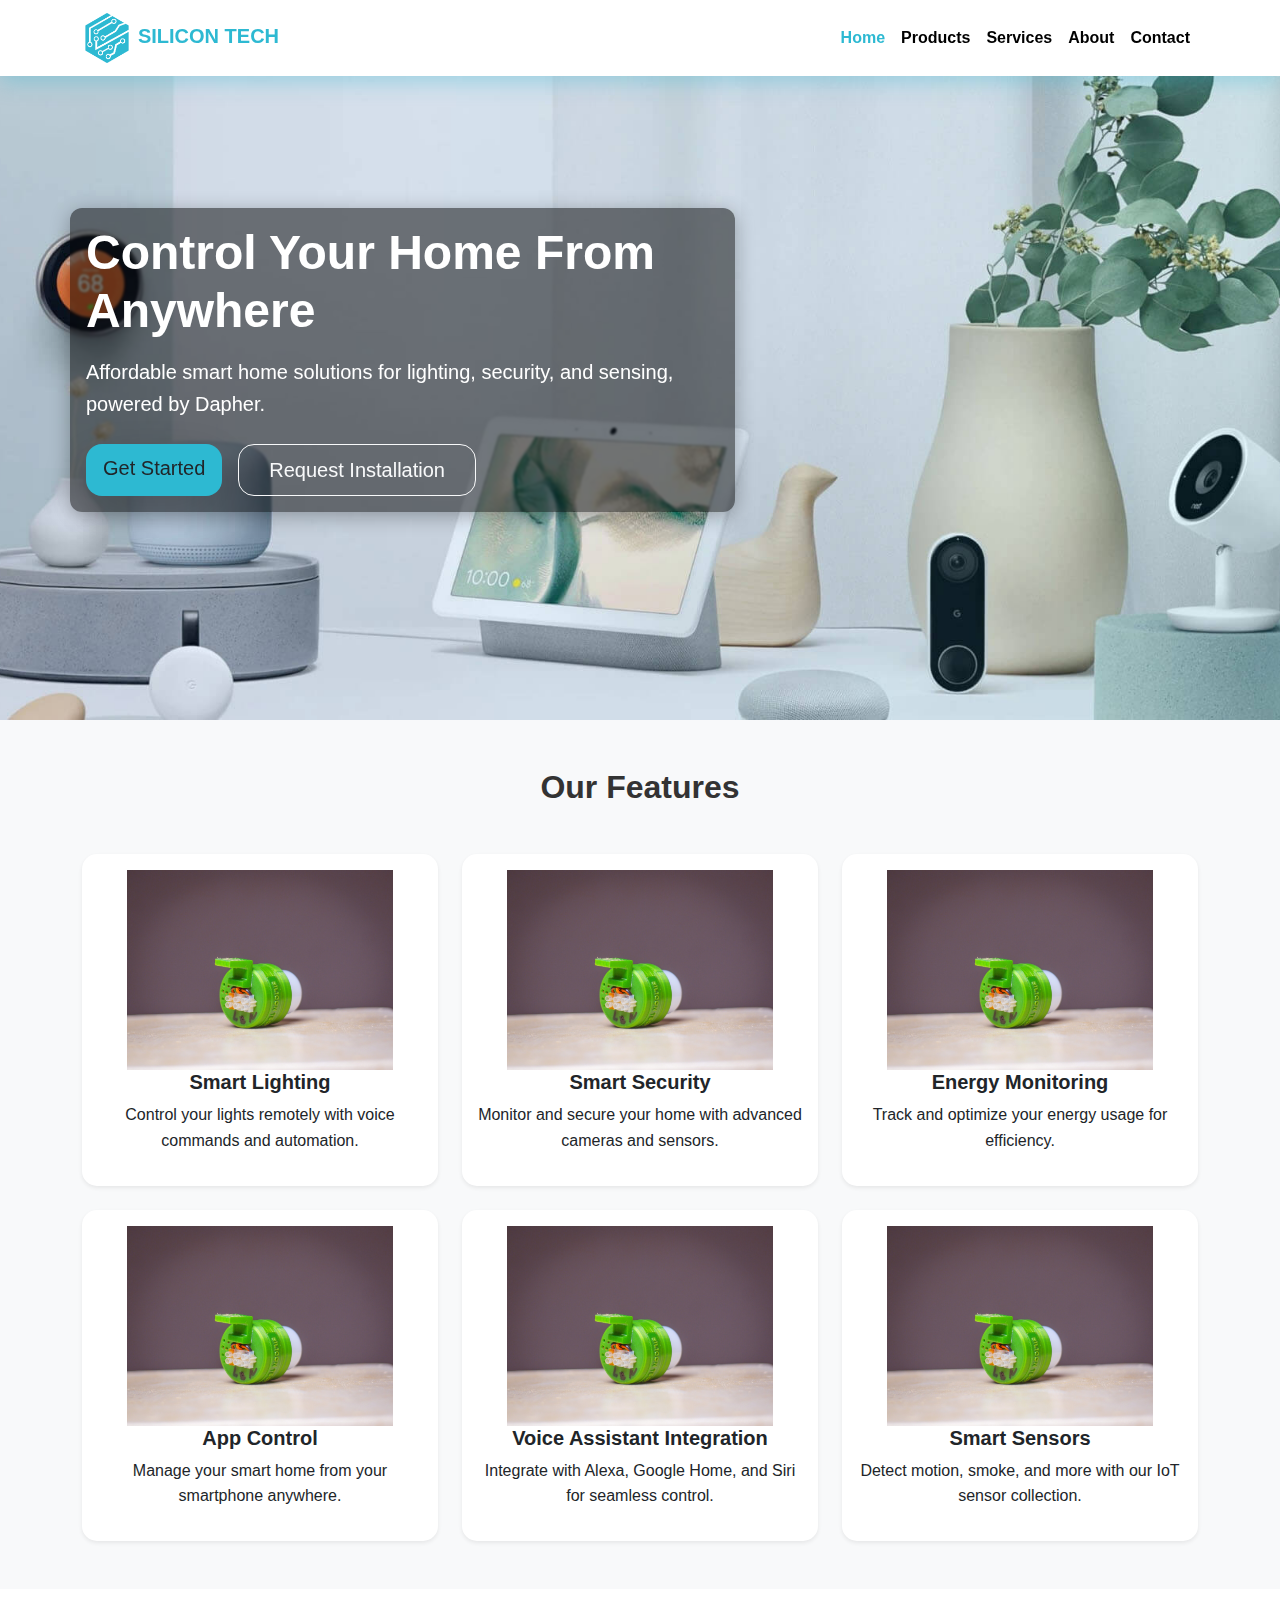
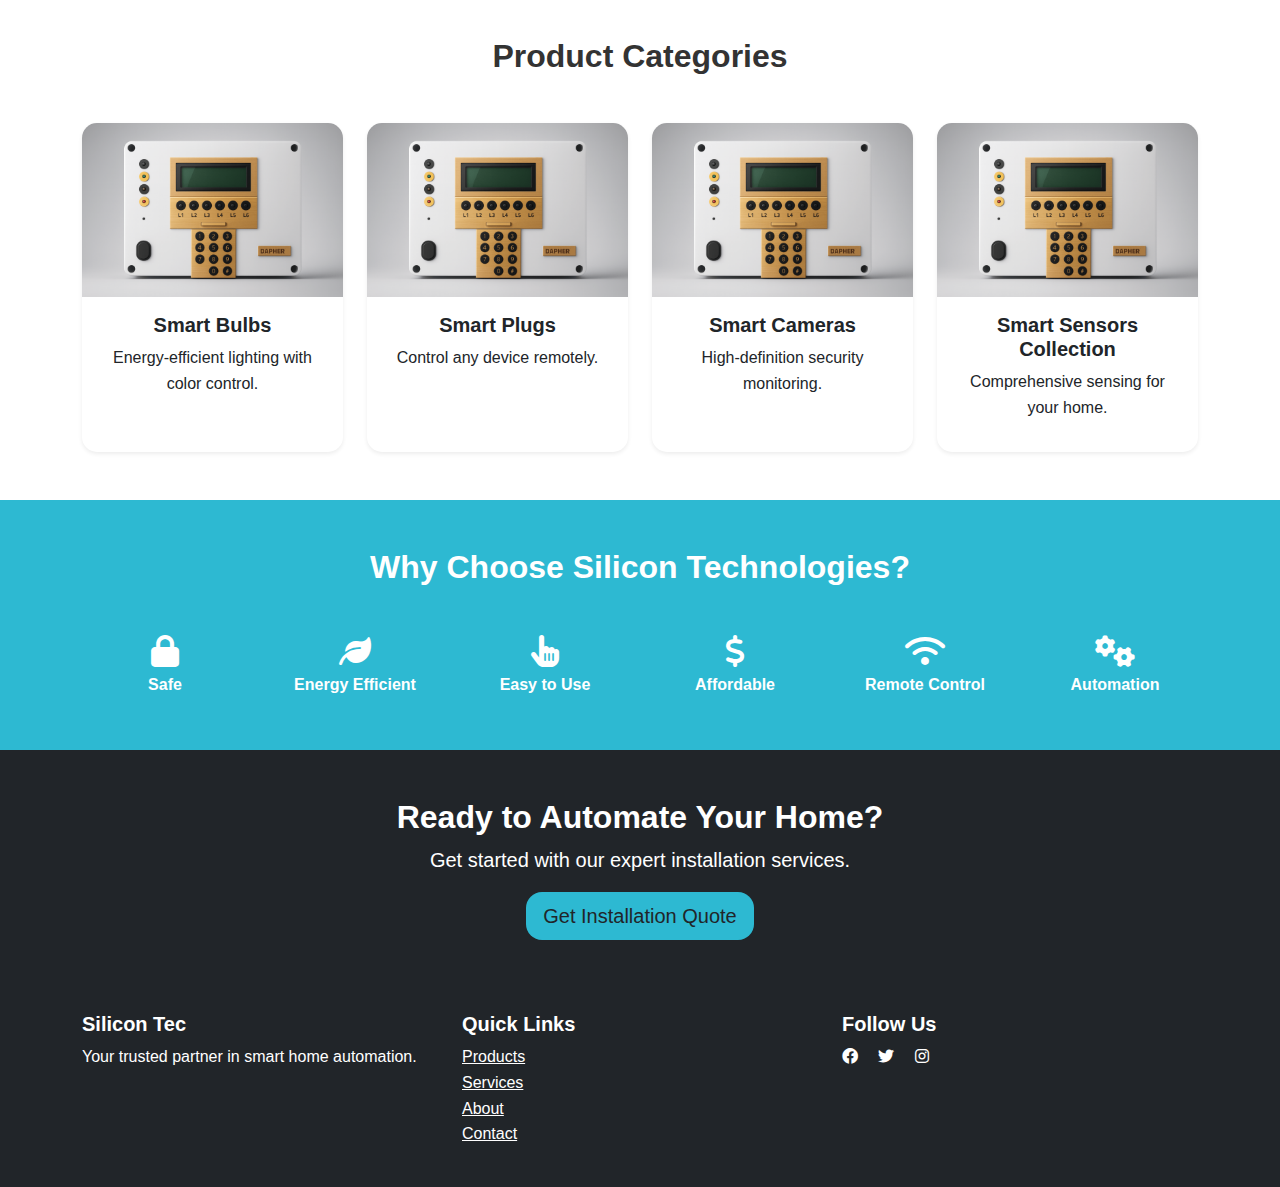
<file: index.html>
<!DOCTYPE html>
<html lang="en">
<head>
    <meta charset="UTF-8">
    <meta name="viewport" content="width=device-width, initial-scale=1.0">
    <title>Silicon Tec - Smart Home Automation</title>
     <link rel="icon" type="image/png" href="images/logo/Logo.png"/>

    <link href="https://cdn.jsdelivr.net/npm/bootstrap@5.3.0/dist/css/bootstrap.min.css" rel="stylesheet">
    <link rel="stylesheet" href="https://cdnjs.cloudflare.com/ajax/libs/font-awesome/6.0.0/css/all.min.css">
    
    <link rel="stylesheet" href="styles.css">

    <style>
        
        .btnColor{
            background-color: #2DB9D2 !important;
        }
        .navbar {
     box-shadow: 0 6px 20px #2db9d256 !important;
}
        /*NAVI BAR STYLES */
           .active{
            color: #2DB9D2 !important;
        }
        
        .my-toggler {
  background-color: #2DB9D2; /* your color */
}
      
        .navbar{

            background-color: white !important;
                        color: #2DB9D2 !important;
        }
        .collapse a{
            color: black;
        }

        .navbar-nav .nav-link:hover {
    color: #2DB9D2 !important;   /* your color */
}
      
        .navbar-brand{

            color: #2DB9D2;
        }

        
         .content-block {
            padding: 1rem;
            background: rgba(0, 0, 0, 0.5); /* Semi-transparent background */
            border-radius: 12px;
            backdrop-filter: blur(1px);
            box-shadow: 0 4px 20px rgba(0, 0, 0, 0.3);
            transition: all 0.3s ease-in-out;
        }
        .hero-section {
    background-image: url(/images/slider3.jpg);
    background-size:cover;
    background-position: center;
    height: 80vh;
}

        /*SMALL DEVICES*/

        @media (max-width: 699px) {
            .btn-responsive {
                /* Smaller button size on mobile */
                padding: 0.5rem 1rem;
                font-size: 1rem;
            }
            .hero-section {
            background-image: url(/images/Gemini_Generated_Image_6ejo9c6ejo9c6ejo\ \(2\).png);  
            background-size:cover;
            background-repeat: no-repeat;
            background-position: center;
            height: 60vh;

            }
            
            .request-btn{
                display: none;
            }
            .content-block {
          
            margin: 5rem;
        }


        }

        /* MEDIUM AND LARGER DEVICES */



    </style>

</head>
<body>
    <!-- Navigation -->
    <nav class="navbar navbar-expand-lg navbar-dark bg-dark fixed-top fw-bold">
        <div class="container">
            
            <a class="navbar-brand" href="#"><img src="/images/logo/Logo.png" style="height: 50px;"/> SILICON TECH</a>
            <button class="navbar-toggler my-toggler" type="button" data-bs-toggle="collapse" data-bs-target="#navbarNav">
                <span class="navbar-toggler-icon"></span>
            </button>
            <div class="collapse navbar-collapse " id="navbarNav">
                <ul class="navbar-nav ms-auto">
                    <li class="nav-item"><a class="nav-link active" href="#home">Home</a></li>
                    <li class="nav-item"><a class="nav-link" href="products.html">Products</a></li>
                    <li class="nav-item"><a class="nav-link" href="services.html">Services</a></li>
                    <li class="nav-item"><a class="nav-link" href="about.html">About</a></li>
                    <li class="nav-item"><a class="nav-link" href="contact.html">Contact</a></li>
                </ul>
            </div>
        </div>
    </nav>

    <!-- Hero Section -->
    <section id="home" class="hero-section d-flex align-items-center">
        <div class="container py-5">
            <div class="row">
                <div class="col-12 col-md-7 
                            mx-auto mx-md-0 
                            text-white content-block
                            text-center text-md-start">

                    <h1 class="display-4 fw-bold">Control Your Home From Anywhere</h1>
                    <p class="lead mt-3 request-btn">Affordable smart home solutions for lighting, security, and sensing, powered by Dapher.</p>
                    
                    <div class="mt-4 d-flex flex-column flex-sm-row justify-content-center justify-content-md-start gap-3">
                        <a href="#contact" class="btn btn-lg shadow-lg btnColor rounded-4">Get Started</a>
                        <a href="#" class="btn btn-outline-light btn-lg  request-btn rounded-4">Request Installation</a>
                    </div>
                </div>
            </div>
        </div>
    </section>

    <!-- Features Grid -->
    <section class="py-5 bg-light">
        <div class="container">
            <h2 class="text-center mb-5">Our Features</h2>
            <div class="row g-4">
                <div class="col-md-4">
                    <div class="card h-100 border-0 shadow-sm">
                        <div class="card-body text-center">
                             <img src="/images/daynnightsensor.jpg" alt="" style="height: 200px;">
                            <h5>Smart Lighting</h5>
                            <p>Control your lights remotely with voice commands and automation.</p>
                        </div>
                    </div>
                </div>
                <div class="col-md-4">
                    <div class="card h-100 border-0 shadow-sm">
                        <div class="card-body text-center">
                           <img src="/images/daynnightsensor.jpg" alt="" style="height: 200px;">
                            <h5>Smart Security</h5>
                            <p>Monitor and secure your home with advanced cameras and sensors.</p>
                        </div>
                    </div>
                </div>
                <div class="col-md-4">
                    <div class="card h-100 border-0 shadow-sm">
                        <div class="card-body text-center">
                            <img src="/images/daynnightsensor.jpg" alt="" style="height: 200px;">
                            <h5>Energy Monitoring</h5>
                            <p>Track and optimize your energy usage for efficiency.</p>
                        </div>
                    </div>
                </div>
                <div class="col-md-4">
                    <div class="card h-100 border-0 shadow-sm">
                        <div class="card-body text-center">
                            <img src="/images/daynnightsensor.jpg" alt="" style="height: 200px;">
                            <h5>App Control</h5>
                            <p>Manage your smart home from your smartphone anywhere.</p>
                        </div>
                    </div>
                </div>
                <div class="col-md-4">
                    <div class="card h-100 border-0 shadow-sm">
                        <div class="card-body text-center">
                           <img src="/images/daynnightsensor.jpg" alt="" style="height: 200px;">
                            <h5>Voice Assistant Integration</h5>
                            <p>Integrate with Alexa, Google Home, and Siri for seamless control.</p>
                        </div>
                    </div>
                </div>
                <div class="col-md-4">
                    <div class="card h-100 border-0 shadow-sm">
                        <div class="card-body text-center">
                            <img src="/images/daynnightsensor.jpg" alt="" style="height: 200px;">
                            <h5>Smart Sensors</h5>
                            <p>Detect motion, smoke, and more with our IoT sensor collection.</p>
                        </div>
                    </div>
                </div>
            </div>
        </div>
    </section>

    <!-- Product Categories Preview -->
    <section class="py-5">
        <div class="container">
            <h2 class="text-center mb-5">Product Categories</h2>
            <div class="row g-4">
                <div class="col-md-3">
                    <div class="card h-100 border-0 shadow-sm">
                        <img src="/images/Daphar.png" class="card-img-top" alt="Smart Bulbs">
                        <div class="card-body text-center">
                            <h5>Smart Bulbs</h5>
                            <p>Energy-efficient lighting with color control.</p>
                        </div>
                    </div>
                </div>
                <div class="col-md-3">
                    <div class="card h-100 border-0 shadow-sm">
                        <img src="/images/Daphar.png" class="card-img-top" alt="Smart Plugs">
                        <div class="card-body text-center">
                            <h5>Smart Plugs</h5>
                            <p>Control any device remotely.</p>
                        </div>
                    </div>
                </div>
                <div class="col-md-3">
                    <div class="card h-100 border-0 shadow-sm">
                        <img src="/images/Daphar.png" class="card-img-top" alt="Smart Cameras">
                        <div class="card-body text-center">
                            <h5>Smart Cameras</h5>
                            <p>High-definition security monitoring.</p>
                        </div>
                    </div>
                </div>
                <div class="col-md-3">
                    <div class="card h-100 border-0 shadow-sm">
                        <img src="/images/Daphar.png" class="card-img-top" alt="Smart Sensors">
                        <div class="card-body text-center">
                            <h5>Smart Sensors Collection</h5>
                            <p>Comprehensive sensing for your home.</p>
                        </div>
                    </div>
                </div>
            </div>
        </div>
    </section>

    <!-- Benefits Section -->
    <section class="py-5 bg-primary text-white" style="background-color: #2DB9D2 !important;">
        <div class="container">
            <h2 class="text-center mb-5">Why Choose Silicon Technologies?</h2>
            <div class="row g-4">
                <div class="col-md-2 text-center">
                    <i class="fas fa-lock fa-2x mb-2"></i>
                    <h6>Safe</h6>
                </div>
                <div class="col-md-2 text-center">
                    <i class="fas fa-leaf fa-2x mb-2"></i>
                    <h6>Energy Efficient</h6>
                </div>
                <div class="col-md-2 text-center">
                    <i class="fas fa-hand-pointer fa-2x mb-2"></i>
                    <h6>Easy to Use</h6>
                </div>
                <div class="col-md-2 text-center">
                    <i class="fas fa-dollar-sign fa-2x mb-2"></i>
                    <h6>Affordable</h6>
                </div>
                <div class="col-md-2 text-center">
                    <i class="fas fa-wifi fa-2x mb-2"></i>
                    <h6>Remote Control</h6>
                </div>
                <div class="col-md-2 text-center">
                    <i class="fas fa-cogs fa-2x mb-2"></i>
                    <h6>Automation</h6>
                </div>
            </div>
        </div>
    </section>

    <!-- CTA Section -->
    <section class="py-5 bg-dark text-white text-center">
        <div class="container">
            <h2>Ready to Automate Your Home?</h2>
            <p class="lead">Get started with our expert installation services.</p>
            <a href="contact.html" class="btn btnColor rounded-4 btn-lg btncolor">Get Installation Quote</a>
        </div>
    </section>

    <!-- Footer -->
    <footer class="bg-dark text-white py-4">
        <div class="container">
            <div class="row">
                <div class="col-md-4">
                    <h5>Silicon Tec</h5>
                    <p>Your trusted partner in smart home automation.</p>
                </div>
                <div class="col-md-4">
                    <h5>Quick Links</h5>
                    <ul class="list-unstyled">
                        <li><a href="products.html" class="text-white">Products</a></li>
                        <li><a href="services.html" class="text-white">Services</a></li>
                        <li><a href="about.html" class="text-white">About</a></li>
                        <li><a href="contact.html" class="text-white">Contact</a></li>
                    </ul>
                </div>
                <div class="col-md-4">
                    <h5>Follow Us</h5>
                    <a href="#" class="text-white me-3"><i class="fab fa-facebook"></i></a>
                    <a href="#" class="text-white me-3"><i class="fab fa-twitter"></i></a>
                    <a href="#" class="text-white"><i class="fab fa-instagram"></i></a>
                </div>
            </div>
        </div>
    </footer>

    <script src="https://cdn.jsdelivr.net/npm/bootstrap@5.3.0/dist/js/bootstrap.bundle.min.js"></script>
    <script src="script.js"></script>
</body>
</html>
</file>
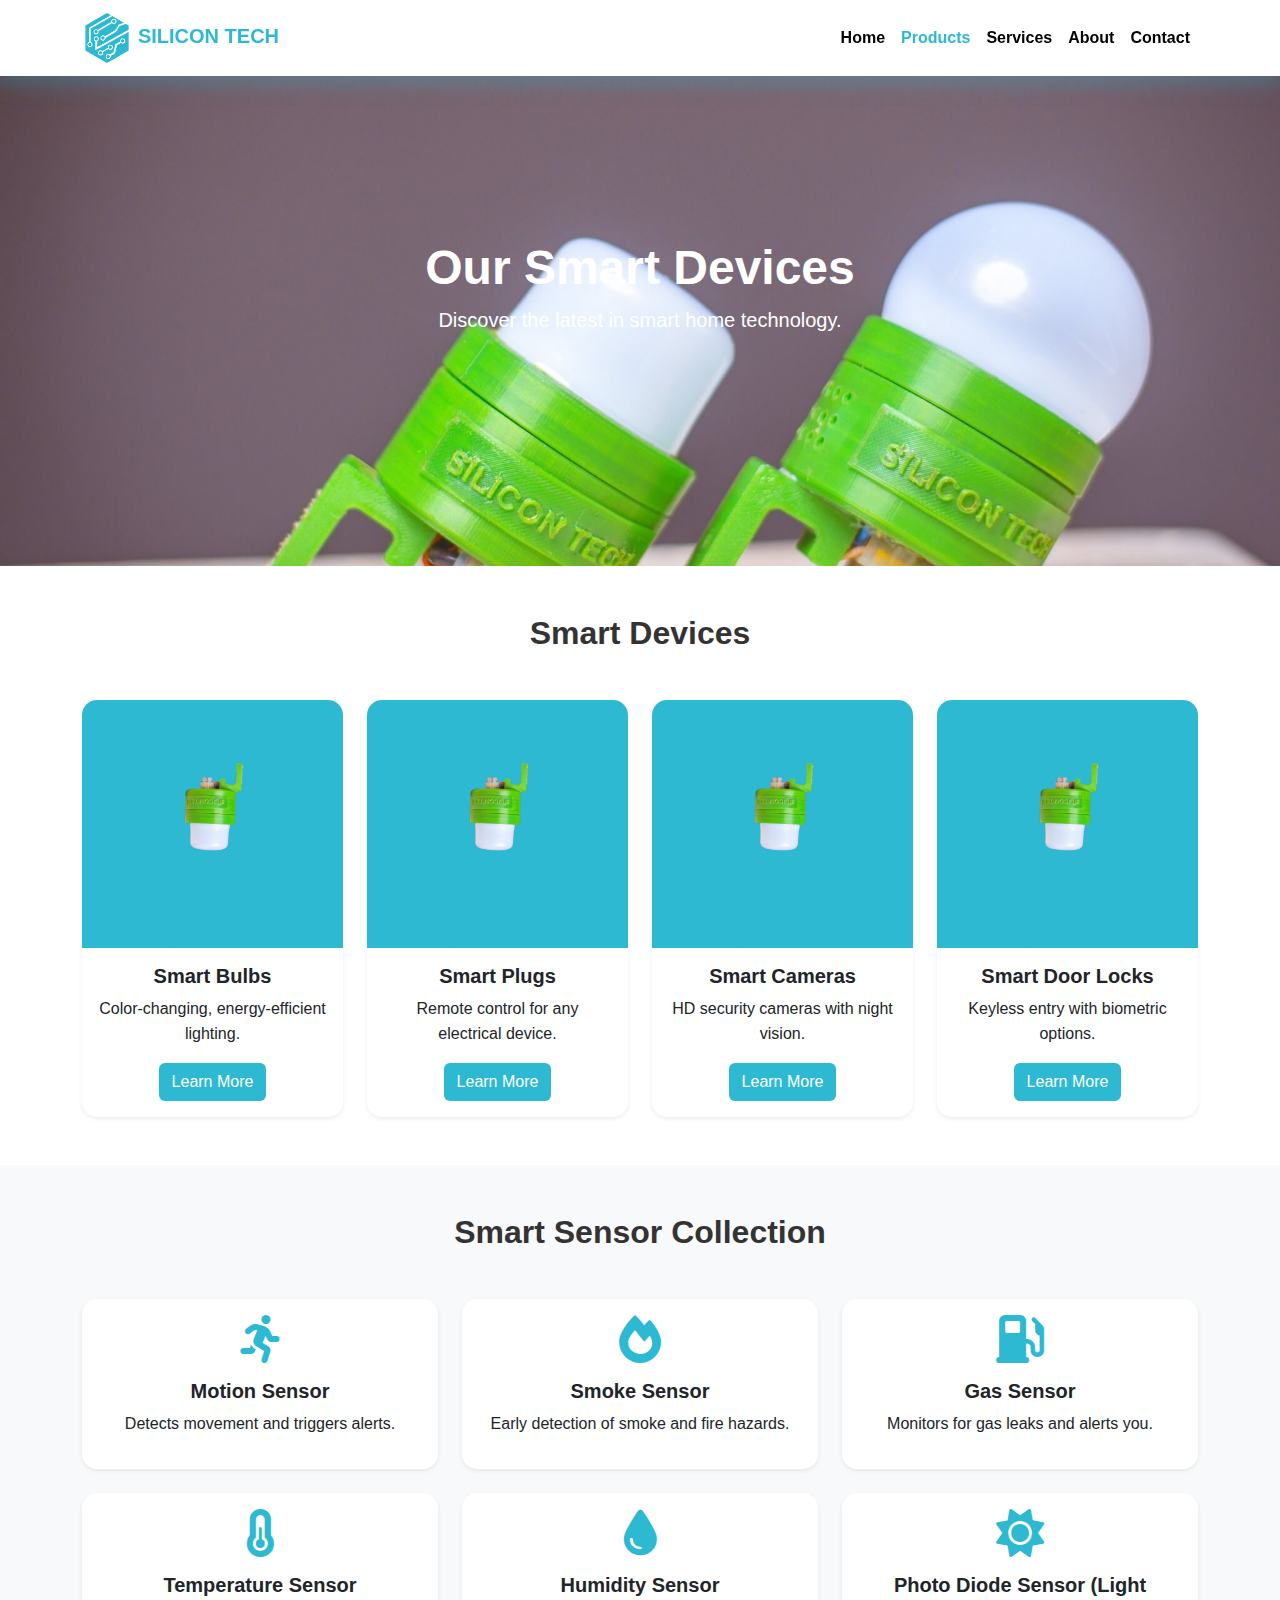
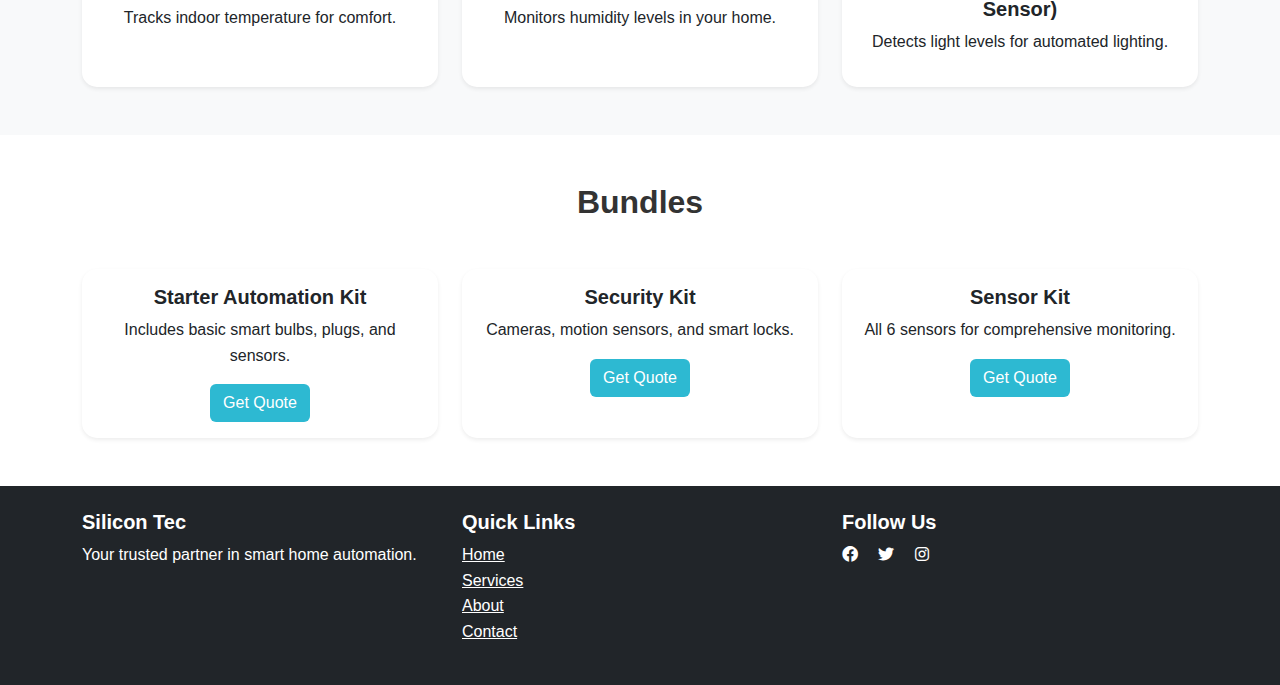
<file: products.html>
<!DOCTYPE html>
<html lang="en">
<head>
    <meta charset="UTF-8">
    <meta name="viewport" content="width=device-width, initial-scale=1.0">
    <title>Products - Silicon Tec</title>
    <link rel="icon" type="image/png" href="images/logo/Logo.png"/>
    <link href="https://cdn.jsdelivr.net/npm/bootstrap@5.3.0/dist/css/bootstrap.min.css" rel="stylesheet">
    <link rel="stylesheet" href="https://cdnjs.cloudflare.com/ajax/libs/font-awesome/6.0.0/css/all.min.css">
    <link rel="stylesheet" href="styles.css">
    <!-- <link rel="stylesheet" href="/css/bootstrap.css"> -->

    <style>
        .kalala{
            color: #2DB9D2;
        }
         .btnColor{
            background-color: #2DB9D2 !important;
        }
        .navbar {
     box-shadow: 0 6px 20px #2db9d256 !important;
}
        .active{
            color: #2DB9D2 !important;
        }
         .navbar-brand{

            color: #2DB9D2;
        }
         .my-toggler {
  background-color: #2DB9D2; /* your color */
}
        .navbar{

            background-color: white !important;
                        color: #2DB9D2 !important;
        }
         .collapse a {
            color: black;
        }

        .navbar-nav .nav-link:hover {
    color: #2DB9D2 !important;   /* your color */
}
    </style>
</head>w
<body>
    <!-- Navigation -->
    <nav class="navbar navbar-expand-lg navbar-dark bg-dark fixed-top fw-bold">
        <div class="container">
            <a class="navbar-brand" href="#"><img src="/images/logo/Logo.png" style="height: 50px;"/> SILICON TECH</a>
            <button class="navbar-toggler my-toggler" type="button" data-bs-toggle="collapse" data-bs-target="#navbarNav">
                <span class="navbar-toggler-icon"></span>
            </button>
            <div class="collapse navbar-collapse" id="navbarNav">
                <ul class="navbar-nav ms-auto">
                    <li class="nav-item"><a class="nav-link" href="index.html">Home</a></li>
                    <li class="nav-item"><a class="nav-link active" href="products.html">Products</a></li>
                    <li class="nav-item"><a class="nav-link" href="services.html">Services</a></li>
                    <li class="nav-item"><a class="nav-link" href="about.html">About</a></li>
                    <li class="nav-item"><a class="nav-link" href="contact.html">Contact</a></li>
                </ul>
            </div>
        </div>
    </nav>

    <!-- Header -->
    <section class="hero-section d-flex align-items-center" style="background-image: url(/images/twosensors.jpg);">
        <div class="container text-center text-white">
            <h1 class="display-4 fw-bold">Our Smart Devices</h1>
            <p class="lead">Discover the latest in smart home technology.</p>
        </div>
    </section>

    <!-- Smart Devices Section -->
    <section class="py-5" >
        <div class="container">
            <h2 class="text-center mb-5">Smart Devices</h2>
            <div class="row g-4">
                <div class="col-md-3">
                    <div class="card h-100 border-0 shadow-sm">
                        <img src="/one.png" class="card-img-top" alt="Smart Bulbs" style="background-color: #2DB9D2;">
                        <div class="card-body text-center">
                            <h5>Smart Bulbs</h5>
                            <p>Color-changing, energy-efficient lighting.</p>
                            <a href="contact.html" class="btn btnColor text-white">Learn More</a>
                        </div>
                    </div>
                </div>
                <div class="col-md-3">
                    <div class="card h-100 border-0 shadow-sm">
                         <img src="/one.png" class="card-img-top" alt="Smart Bulbs" style="background-color: #2DB9D2;">
                        <div class="card-body text-center">
                            <h5>Smart Plugs</h5>
                            <p>Remote control for any electrical device.</p>
                            <a href="contact.html" class="btn btnColor text-white">Learn More</a>
                        </div>
                    </div>
                </div>
                <div class="col-md-3">
                    <div class="card h-100 border-0 shadow-sm">
                         <img src="/one.png" class="card-img-top" alt="Smart Bulbs" style="background-color: #2DB9D2;">
                        <div class="card-body text-center">
                            <h5>Smart Cameras</h5>
                            <p>HD security cameras with night vision.</p>
                            <a href="contact.html" class="btn btnColor text-white">Learn More</a>
                        </div>
                    </div>
                </div>
                <div class="col-md-3">
                    <div class="card h-100 border-0 shadow-sm">
                         <img src="/one.png" class="card-img-top" alt="Smart Bulbs" style="background-color: #2DB9D2;">
                        <div class="card-body text-center">
                            <h5>Smart Door Locks</h5>
                            <p>Keyless entry with biometric options.</p>
                            <a href="contact.html" class="btn btnColor text-white">Learn More</a>
                        </div>
                    </div>
                </div>
            </div>
        </div>
    </section>

    <!-- Smart Sensor Collection -->
    <section class="py-5 bg-light" >
        <div class="container">
            <h2 class="text-center mb-5">Smart Sensor Collection</h2>
            <div class="row g-4">
                <div class="col-md-4">
                    <div class="card h-100 border-0 shadow-sm">
                        <div class="card-body text-center">
                            <i class="fas fa-running kalala fa-3x  mb-3"></i>
                            <h5>Motion Sensor</h5>
                            <p>Detects movement and triggers alerts.</p>
                        </div>
                    </div>
                </div>
                <div class="col-md-4">
                    <div class="card h-100 border-0 shadow-sm">
                        <div class="card-body text-center">
                            <i class="fas fa-fire fa-3x kalala mb-3"></i>
                            <h5>Smoke Sensor</h5>
                            <p>Early detection of smoke and fire hazards.</p>
                        </div>
                    </div>
                </div>
                <div class="col-md-4">
                    <div class="card h-100 border-0 shadow-sm">
                        <div class="card-body text-center">
                            <i class="fas fa-gas-pump fa-3x kalala mb-3"></i>
                            <h5>Gas Sensor</h5>
                            <p>Monitors for gas leaks and alerts you.</p>
                        </div>
                    </div>
                </div>
                <div class="col-md-4">
                    <div class="card h-100 border-0 shadow-sm">
                        <div class="card-body text-center">
                            <i class="fas fa-thermometer-half fa-3x kalala mb-3"></i>
                            <h5>Temperature Sensor</h5>
                            <p>Tracks indoor temperature for comfort.</p>
                        </div>
                    </div>
                </div>
                <div class="col-md-4">
                    <div class="card h-100 border-0 shadow-sm">
                        <div class="card-body text-center">
                            <i class="fas fa-tint fa-3x kalala mb-3"></i>
                            <h5>Humidity Sensor</h5>
                            <p>Monitors humidity levels in your home.</p>
                        </div>
                    </div>
                </div>
                <div class="col-md-4">
                    <div class="card h-100 border-0 shadow-sm">
                        <div class="card-body text-center">
                            <i class="fas fa-sun fa-3x kalala mb-3"></i>
                            <h5>Photo Diode Sensor (Light Sensor)</h5>
                            <p>Detects light levels for automated lighting.</p>
                        </div>
                    </div>
                </div>
            </div>
        </div>
    </section>

    <!-- Bundles Section -->
    <section class="py-5">
        <div class="container">
            <h2 class="text-center mb-5">Bundles</h2>
            <div class="row g-4">
                <div class="col-md-4">
                    <div class="card h-100 border-0 shadow-sm">
                        <div class="card-body text-center">
                            <h5>Starter Automation Kit</h5>
                            <p>Includes basic smart bulbs, plugs, and sensors.</p>
                            <a href="contact.html" class="btn btnColor text-white">Get Quote</a>
                        </div>
                    </div>
                </div>
                <div class="col-md-4">
                    <div class="card h-100 border-0 shadow-sm">
                        <div class="card-body text-center">
                            <h5>Security Kit</h5>
                            <p>Cameras, motion sensors, and smart locks.</p>
                            <a href="contact.html" class="btn btnColor text-white">Get Quote</a>
                        </div>
                    </div>
                </div>
                <div class="col-md-4">
                    <div class="card h-100 border-0 shadow-sm">
                        <div class="card-body text-center">
                            <h5>Sensor Kit</h5>
                            <p>All 6 sensors for comprehensive monitoring.</p>
                            <a href="contact.html" class="btn btnColor text-white">Get Quote</a>
                        </div>
                    </div>
                </div>
            </div>
        </div>
    </section>

    <!-- Footer -->
    <footer class="bg-dark text-white py-4">
        <div class="container">
            <div class="row">
                <div class="col-md-4">
                    <h5>Silicon Tec</h5>
                    <p>Your trusted partner in smart home automation.</p>
                </div>
                <div class="col-md-4">
                    <h5>Quick Links</h5>
                    <ul class="list-unstyled">
                        <li><a href="index.html" class="text-white">Home</a></li>
                        <li><a href="services.html" class="text-white">Services</a></li>
                        <li><a href="about.html" class="text-white">About</a></li>
                        <li><a href="contact.html" class="text-white">Contact</a></li>
                    </ul>
                </div>
                <div class="col-md-4">
                    <h5>Follow Us</h5>
                    <a href="#" class="text-white me-3"><i class="fab fa-facebook"></i></a>
                    <a href="#" class="text-white me-3"><i class="fab fa-twitter"></i></a>
                    <a href="#" class="text-white"><i class="fab fa-instagram"></i></a>
                </div>
            </div>
        </div>
    </footer>

    <script src="https://cdn.jsdelivr.net/npm/bootstrap@5.3.0/dist/js/bootstrap.bundle.min.js"></script>
    <script src="script.js"></script>
</body>
</html>
</file>
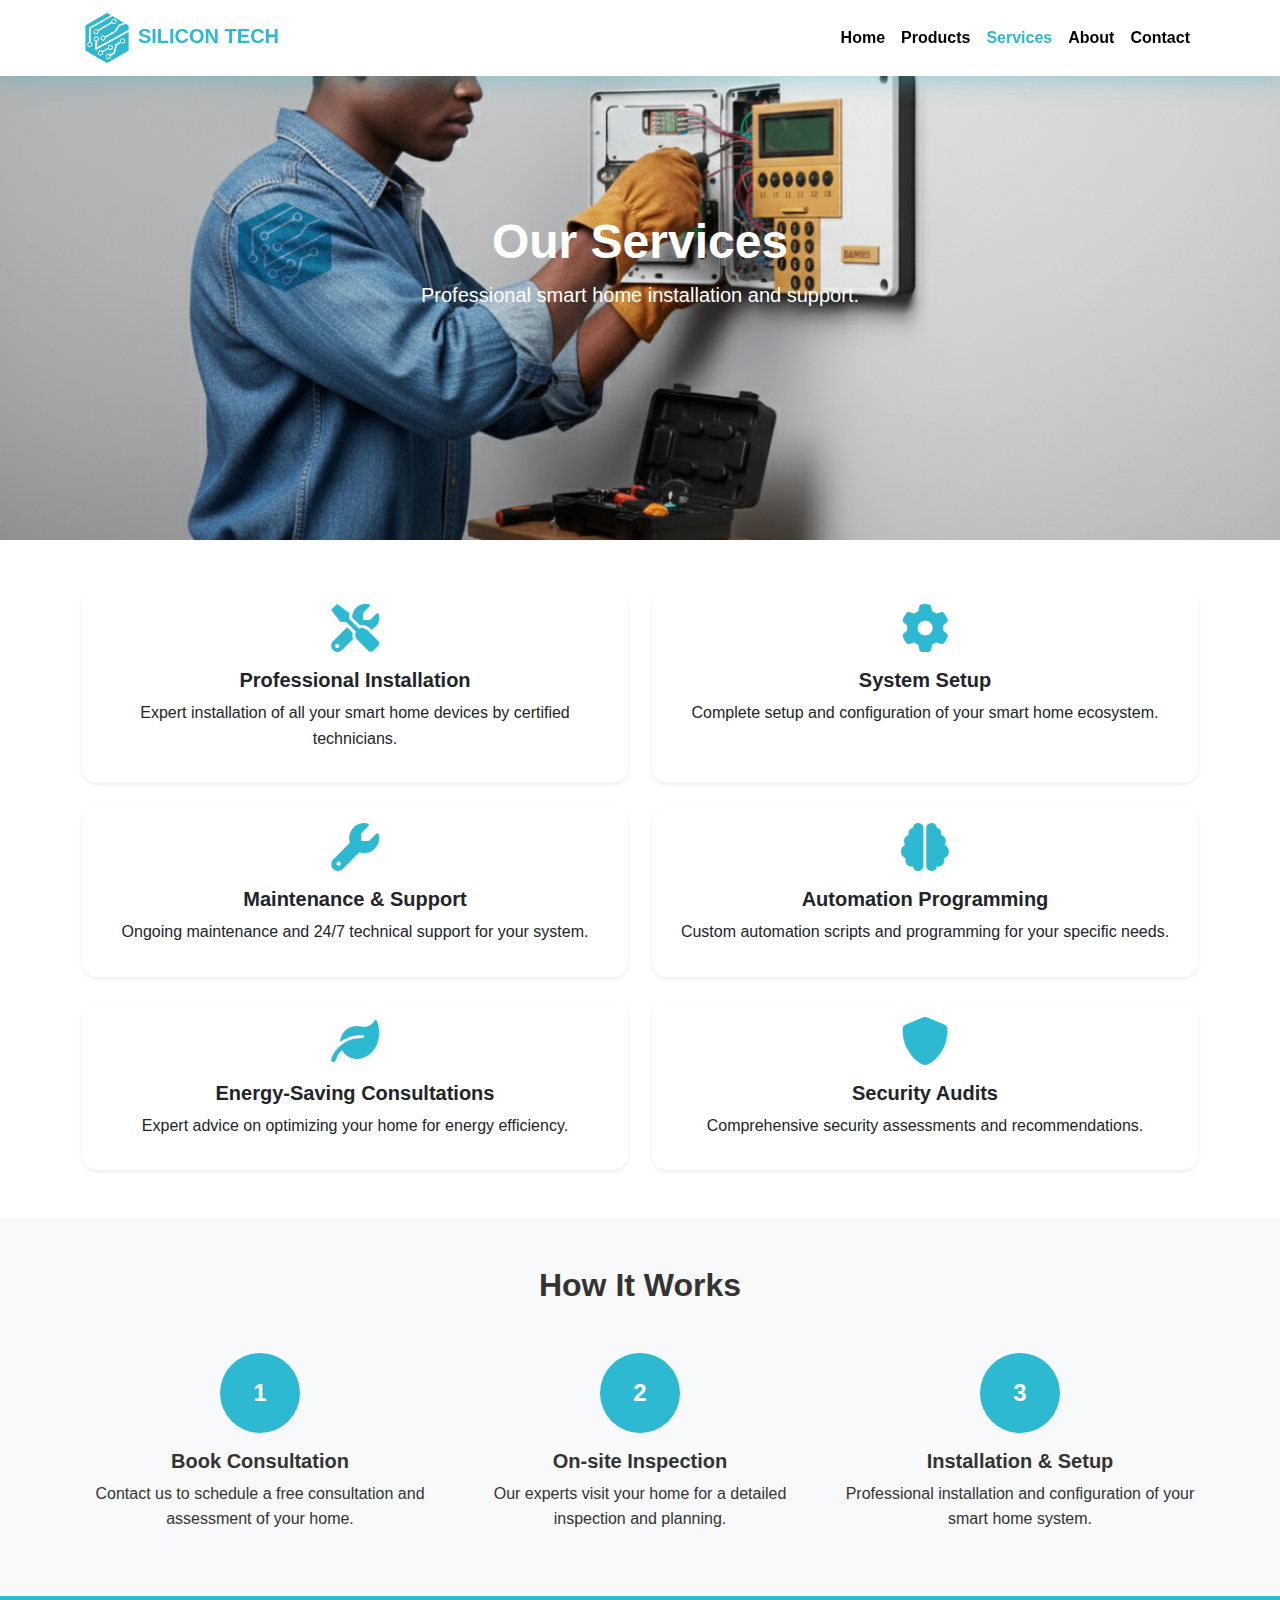
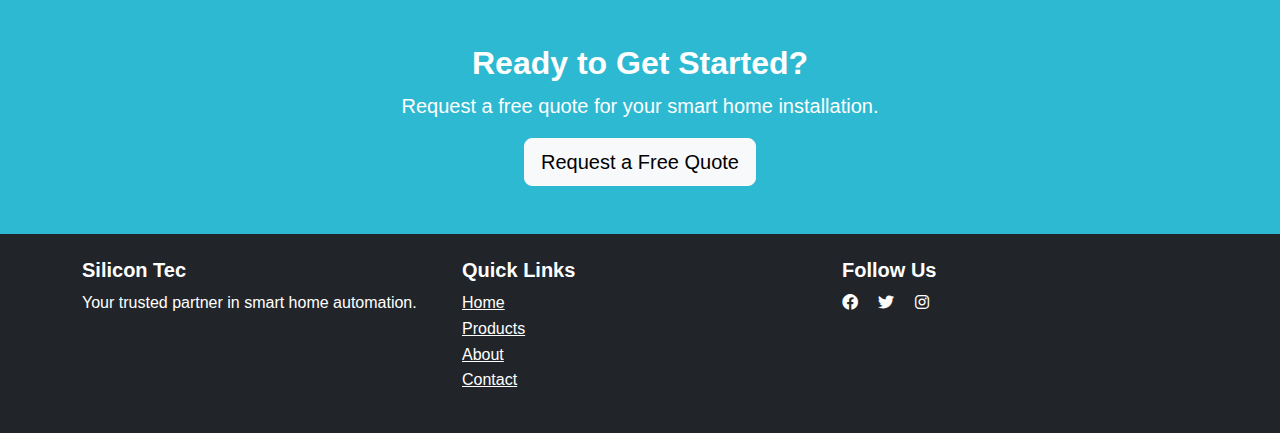
<file: services.html>
<!DOCTYPE html>
<html lang="en">
<head>
    <meta charset="UTF-8">
    <meta name="viewport" content="width=device-width, initial-scale=1.0">
    <title>Services - Silicon Tec</title>
    <link rel="icon" type="image/png" href="images/logo/Logo.png"/>
    <link href="https://cdn.jsdelivr.net/npm/bootstrap@5.3.0/dist/css/bootstrap.min.css" rel="stylesheet">
    <link rel="stylesheet" href="https://cdnjs.cloudflare.com/ajax/libs/font-awesome/6.0.0/css/all.min.css">
    <link rel="stylesheet" href="styles.css">


    <style>
        .navbar {
     box-shadow: 0 6px 20px #2db9d256 !important;
}
        
        .active{
            color: #2DB9D2 !important;
        }
         .navbar-brand{

            color: rgb(45, 185, 210);
        }
         .my-toggler {
  background-color: #2DB9D2; /* your color */
}
        .navbar{

            background-color: white !important;
                        color: #2DB9D2 !important;
        }
         .collapse a {
            color: black;
        }

        .navbar-nav .nav-link:hover {
    color: #2DB9D2 !important;   /* your color */
}
        .iconcolor{
            color: #2DB9D2;
        }
        .hiw-bg{
            background-color: #2DB9D2;
        }
    </style>
    
</head>
<body>
    <!-- Navigation -->
    <nav class="navbar navbar-expand-lg navbar-dark bg-dark fixed-top fw-bold ">
        <div class="container">
            <a class="navbar-brand" href="#"><img src="/images/logo/Logo.png" style="height: 50px;"/> SILICON TECH</a>
            <button class="navbar-toggler my-toggler" type="button" data-bs-toggle="collapse" data-bs-target="#navbarNav">
                <span class="navbar-toggler-icon"></span>
            </button>
            <div class="collapse navbar-collapse" id="navbarNav">
                <ul class="navbar-nav ms-auto">
                    <li class="nav-item"><a class="nav-link" href="index.html">Home</a></li>
                    <li class="nav-item"><a class="nav-link" href="products.html">Products</a></li>
                    <li class="nav-item"><a class="nav-link active" href="services.html">Services</a></li>
                    <li class="nav-item"><a class="nav-link" href="about.html">About</a></li>
                    <li class="nav-item"><a class="nav-link" href="contact.html">Contact</a></li>
                </ul>
            </div>
        </div>
    </nav>

    <!-- Header -->
    <section class="hero-section d-flex align-items-center" style="background-image: url(/images/new/services.png);">
        <div class="container text-center text-white">
            <h1 class="display-4 fw-bold">Our Services</h1>
            <p class="lead">Professional smart home installation and support.</p>
        </div>
    </section>

    <!-- Services Sections -->
    <section class="py-5">
        <div class="container">
            <div class="row g-4">
                <div class="col-md-6">
                    <div class="card h-100 border-0 shadow-sm">
                        <div class="card-body text-center">
                            <i class="fas fa-tools fa-3x iconcolor mb-3"></i>
                            <h5>Professional Installation</h5>
                            <p>Expert installation of all your smart home devices by certified technicians.</p>
                        </div>
                    </div>
                </div>
                <div class="col-md-6">
                    <div class="card h-100 border-0 shadow-sm">
                        <div class="card-body text-center">
                            <i class="fas fa-cog fa-3x iconcolor mb-3"></i>
                            <h5>System Setup</h5>
                            <p>Complete setup and configuration of your smart home ecosystem.</p>
                        </div>
                    </div>
                </div>
                <div class="col-md-6">
                    <div class="card h-100 border-0 shadow-sm">
                        <div class="card-body text-center">
                            <i class="fas fa-wrench fa-3x iconcolor mb-3"></i>
                            <h5>Maintenance & Support</h5>
                            <p>Ongoing maintenance and 24/7 technical support for your system.</p>
                        </div>
                    </div>
                </div>
                <div class="col-md-6">
                    <div class="card h-100 border-0 shadow-sm">
                        <div class="card-body text-center">
                            <i class="fas fa-brain fa-3x iconcolor mb-3"></i>
                            <h5>Automation Programming</h5>
                            <p>Custom automation scripts and programming for your specific needs.</p>
                        </div>
                    </div>
                </div>
                <div class="col-md-6">
                    <div class="card h-100 border-0 shadow-sm">
                        <div class="card-body text-center">
                            <i class="fas fa-leaf fa-3x iconcolor mb-3"></i>
                            <h5>Energy-Saving Consultations</h5>
                            <p>Expert advice on optimizing your home for energy efficiency.</p>
                        </div>
                    </div>
                </div>
                <div class="col-md-6">
                    <div class="card h-100 border-0 shadow-sm">
                        <div class="card-body text-center">
                            <i class="fas fa-shield-alt fa-3x iconcolor mb-3"></i>
                            <h5>Security Audits</h5>
                            <p>Comprehensive security assessments and recommendations.</p>
                        </div>
                    </div>
                </div>
            </div>
        </div>
    </section>

    <!-- How It Works -->
    <section class="py-5 bg-light">
        <div class="container">
            <h2 class="text-center mb-5">How It Works</h2>
            <div class="row g-4">
                <div class="col-md-4 text-center">
                    <div class="mb-3">
                        <div class="bg-primary text-white rounded-circle d-inline-flex align-items-center justify-content-center" style="width: 80px; height: 80px; background-color: #2DB9D2 !important;">
                            <span class="fw-bold fs-4">1</span>
                        </div>
                    </div>
                    <h5>Book Consultation</h5>
                    <p>Contact us to schedule a free consultation and assessment of your home.</p>
                </div>
                <div class="col-md-4 text-center">
                    <div class="mb-3">
                        <div class="bg-primary text-white rounded-circle d-inline-flex align-items-center justify-content-center"style="width: 80px; height: 80px; background-color: #2DB9D2 !important;">
                            <span class="fw-bold fs-4">2</span>
                        </div>
                    </div>
                    <h5>On-site Inspection</h5>
                    <p>Our experts visit your home for a detailed inspection and planning.</p>
                </div>
                <div class="col-md-4 text-center">
                    <div class="mb-3">
                        <div class="bg-primary text-white rounded-circle d-inline-flex align-items-center justify-content-center" style="width: 80px; height: 80px; background-color: #2DB9D2 !important;">
                            <span class="fw-bold fs-4">3</span>
                        </div>
                    </div>
                    <h5>Installation & Setup</h5>
                    <p>Professional installation and configuration of your smart home system.</p>
                </div>
            </div>
        </div>
    </section>

    <!-- CTA -->
    <section class="py-5 text-white text-center hiw-bg">
        <div class="container">
            <h2>Ready to Get Started?</h2>
            <p class="lead">Request a free quote for your smart home installation.</p>
            <a href="contact.html" class="btn btn-light btn-lg">Request a Free Quote</a>
        </div>
    </section>

    <!-- Footer -->
    <footer class="bg-dark text-white py-4">
        <div class="container">
            <div class="row">
                <div class="col-md-4">
                    <h5>Silicon Tec</h5>
                    <p>Your trusted partner in smart home automation.</p>
                </div>
                <div class="col-md-4">
                    <h5>Quick Links</h5>
                    <ul class="list-unstyled">
                        <li><a href="index.html" class="text-white">Home</a></li>
                        <li><a href="products.html" class="text-white">Products</a></li>
                        <li><a href="about.html" class="text-white">About</a></li>
                        <li><a href="contact.html" class="text-white">Contact</a></li>
                    </ul>
                </div>
                <div class="col-md-4">
                    <h5>Follow Us</h5>
                    <a href="#" class="text-white me-3"><i class="fab fa-facebook"></i></a>
                    <a href="#" class="text-white me-3"><i class="fab fa-twitter"></i></a>
                    <a href="#" class="text-white"><i class="fab fa-instagram"></i></a>
                </div>
            </div>
        </div>
    </footer>

    <script src="https://cdn.jsdelivr.net/npm/bootstrap@5.3.0/dist/js/bootstrap.bundle.min.js"></script>
    <script src="script.js"></script>
</body>
</html>
</file>
<file: styles.css>
/* Custom Styles for Silicon Tec Website */

/* General Styles */
body {
    font-family: 'Segoe UI', Tahoma, Geneva, Verdana, sans-serif;
    line-height: 1.6;
    color: #333;
}

/* Hero Section */
.hero-section {
    height: 60vh;
    background-size: cover;
    background-position: center;
    position: relative;
}

.hero-section::before {
    content: '';
    position: absolute;
    top: 0;
    left: 0;
    right: 0;
    bottom: 0;
    z-index: 1;
}

.hero-section .container {
    position: relative;
    z-index: 2;
}

/* Cards */
.card {
    border-radius: 15px;
    transition: transform 0.3s ease, box-shadow 0.3s ease;
}

.card:hover {
    transform: translateY(-5px);
    box-shadow: 0 10px 25px rgba(0, 0, 0, 0.2);
}

.card-img-top {
    border-radius: 15px 15px 0 0;
}

/* Buttons */
.btn-primary {
    background: linear-gradient(45deg, #007bff, #00d4ff);
    border: none;
    border-radius: 25px;
    padding: 10px 30px;
    transition: all 0.3s ease;
}

.btn-primary:hover {
    background: linear-gradient(45deg, #0056b3, #00a8cc);
    transform: scale(1.05);
}

.btn-outline-light {
    border-radius: 25px;
    padding: 10px 30px;
    transition: all 0.3s ease;
}

.btn-outline-light:hover {
    transform: scale(1.05);
}

/* Typography */
h1, h2, h3, h4, h5, h6 {
    font-weight: 700;
}

.display-4 {
    font-size: 3rem;
    line-height: 1.2;
}

/* Navigation */
.navbar {
    background: rgba(0, 0, 0, 0.9) !important;
    backdrop-filter: blur(10px);
}

/* Footer */
footer {
    background: #000;
}

/* Animations */
@keyframes fadeInUp {
    from {
        opacity: 0;
        transform: translateY(30px);
    }
    to {
        opacity: 1;
        transform: translateY(0);
    }
}

.fade-in-up {
    animation: fadeInUp 0.6s ease-out;
}

/* Responsive Adjustments */
@media (max-width: 768px) {
    .hero-section {
        height: 50vh;
    }

    .display-4 {
        font-size: 2rem;
    }

    .card {
        margin-bottom: 20px;
    }
}

/* Neon Accents */
.neon-text {
    color: #00ffff;
    text-shadow: 0 0 10px #00ffff, 0 0 20px #00ffff, 0 0 30px #00ffff;
}

/* Custom Scrollbar */
::-webkit-scrollbar {
    width: 8px;
}

::-webkit-scrollbar-track {
    background: #f1f1f1;
}

::-webkit-scrollbar-thumb {
    background: #007bff;
    border-radius: 4px;
}

::-webkit-scrollbar-thumb:hover {
    background: #0056b3;
}

/* Form Styles */
.form-control {
    border-radius: 10px;
    border: 2px solid #ddd;
    transition: border-color 0.3s ease;
}

.form-control:focus {
    border-color: #007bff;
    box-shadow: 0 0 0 0.2rem rgba(0, 123, 255, 0.25);
}

/* Icon Styles */
.fas, .fab {
    transition: color 0.3s ease;
}

.fas:hover, .fab:hover {
    color: #00ffff !important;
}
</file>
